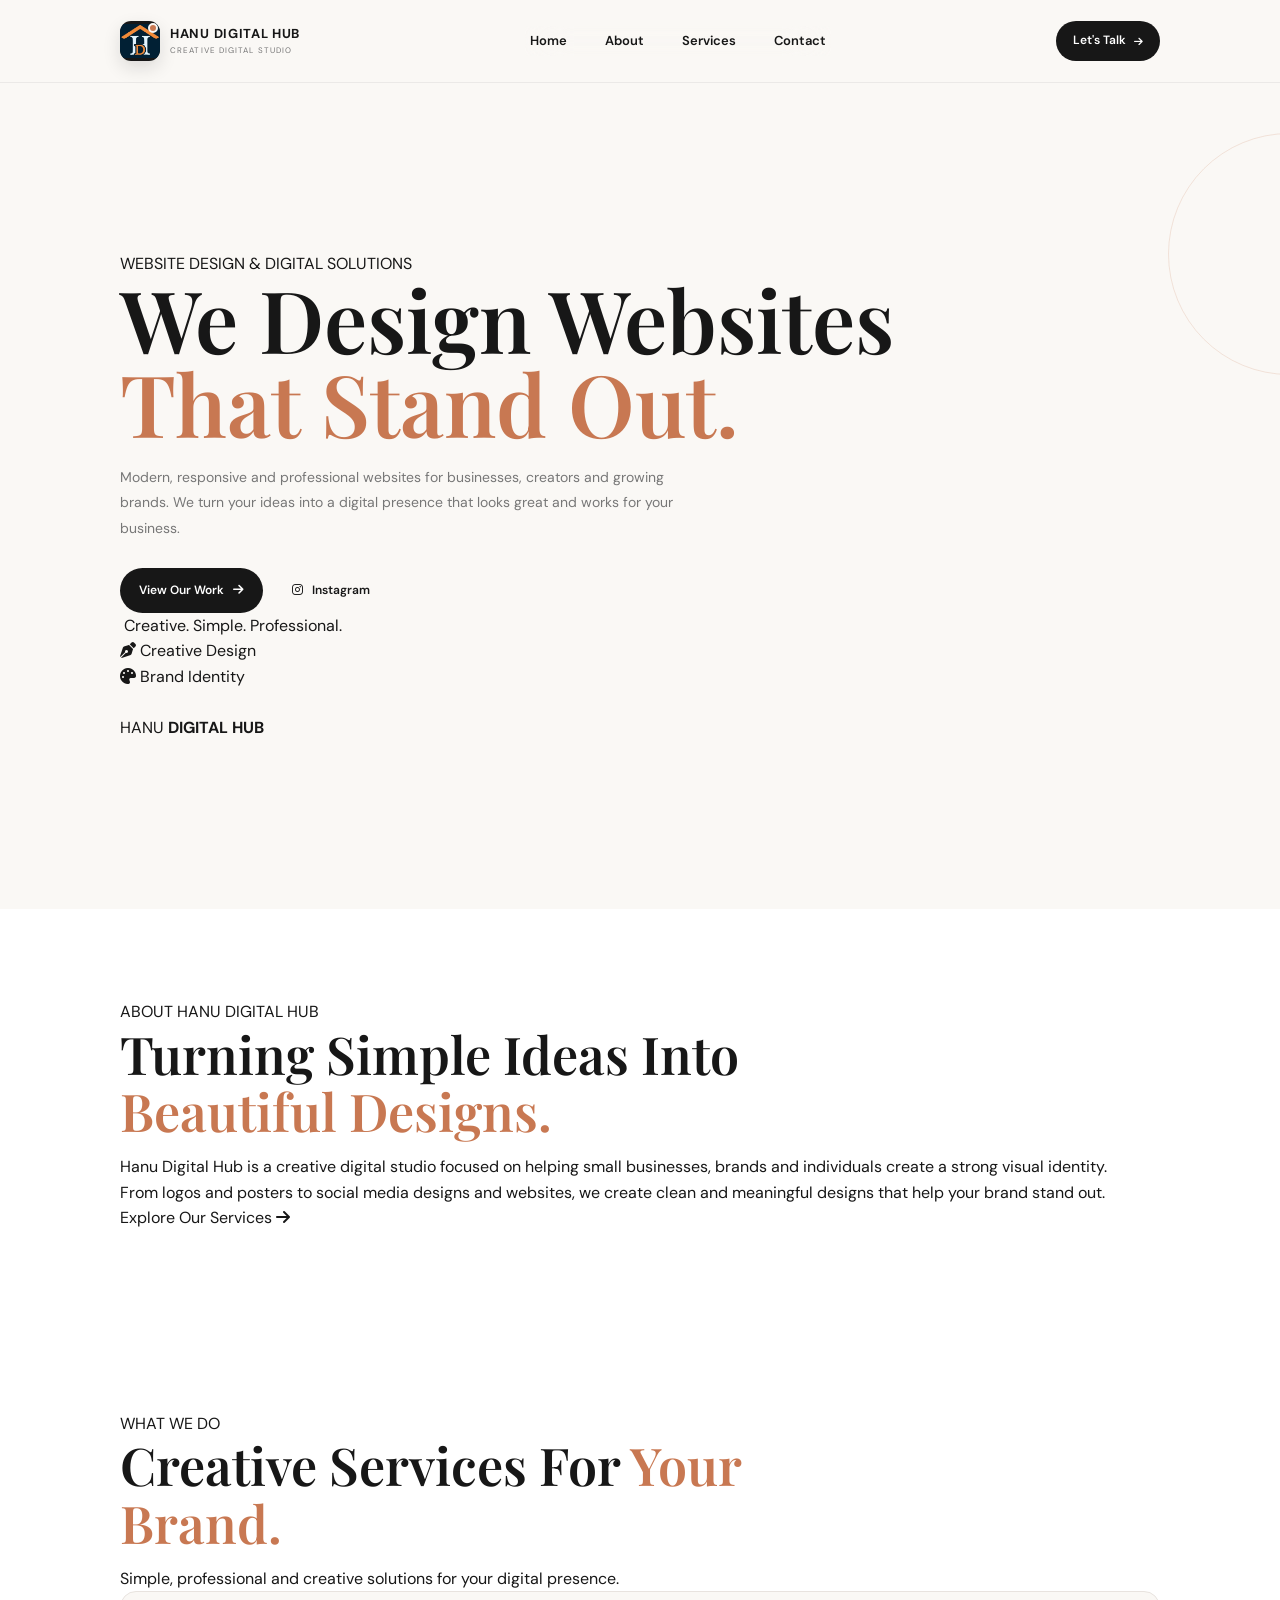
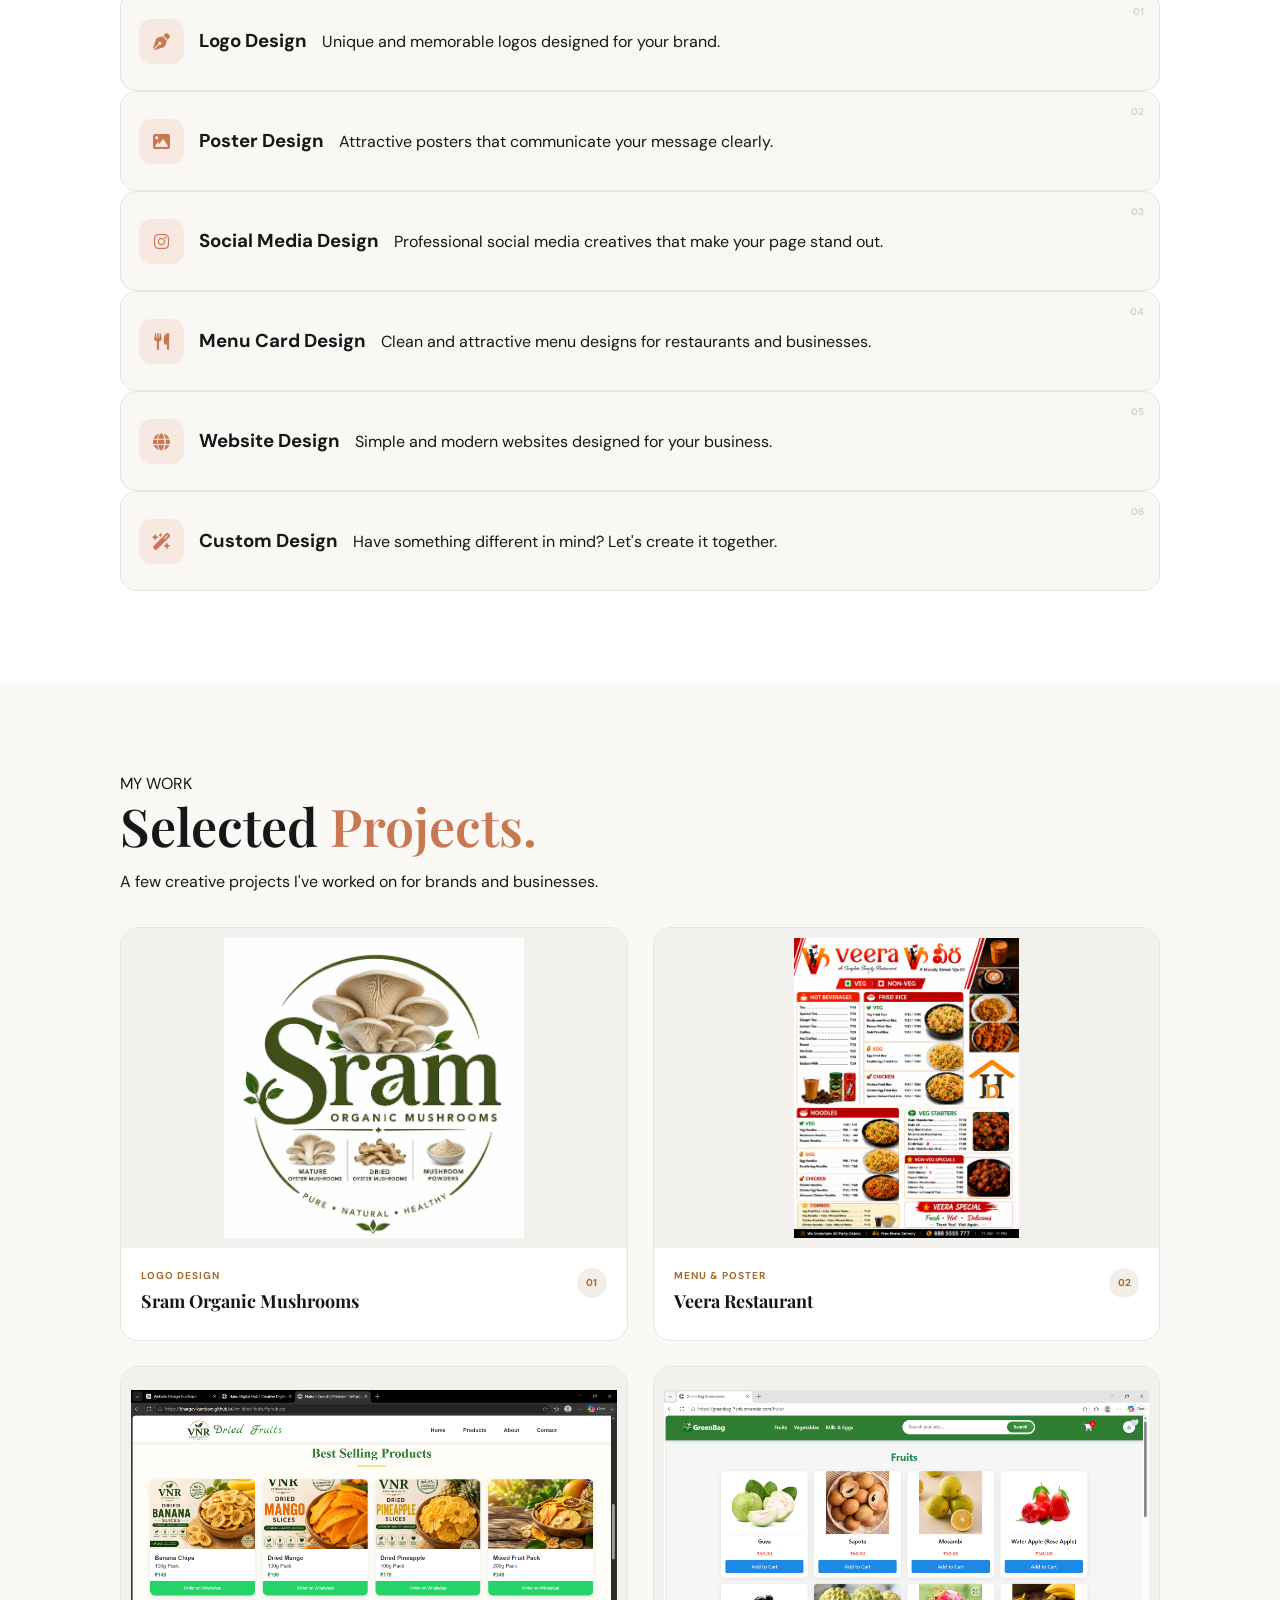
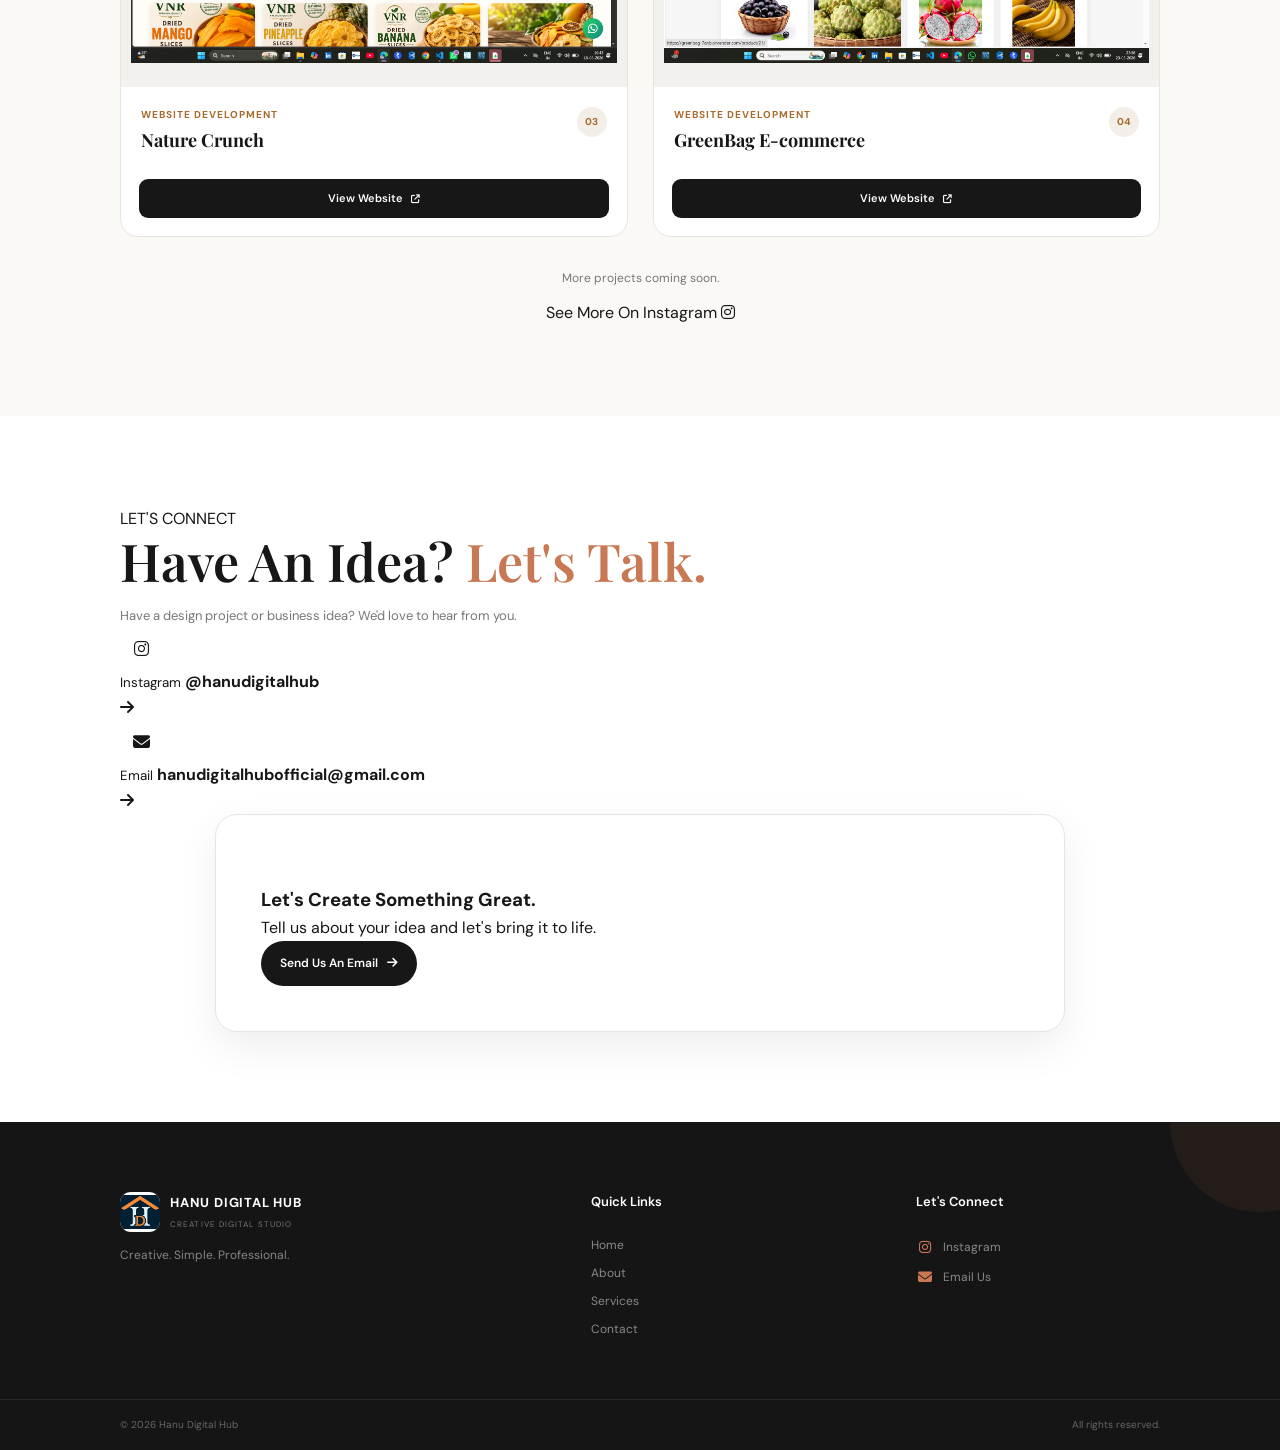
<file: index.html>
<!DOCTYPE html>
<html lang="en">

<head>

    <meta charset="UTF-8">

    <meta name="viewport" content="width=device-width, initial-scale=1.0">

    <meta name="description"
        content="Hanu Digital Hub - Creative digital design studio offering logo, poster, social media and website design.">

    <title>Hanu Digital Hub | Creative Digital Studio</title>


    <!-- Google Fonts -->

    <link rel="preconnect" href="https://fonts.googleapis.com">

    <link rel="preconnect" href="https://fonts.gstatic.com" crossorigin>

    <link
        href="https://fonts.googleapis.com/css2?family=DM+Sans:wght@400;500;600;700&family=Playfair+Display:wght@500;600;700&display=swap"
        rel="stylesheet">


    <!-- Font Awesome -->

    <link rel="stylesheet" href="https://cdnjs.cloudflare.com/ajax/libs/font-awesome/6.7.2/css/all.min.css">


    <!-- Your CSS -->

    <link rel="stylesheet" href="style.css">

</head>


<body>


    <!-- =========================
         NAVBAR
    ========================== -->
    <header class="header">

        <div class="container nav">

            <!-- Brand -->
            <a href="index.html" class="brand">

                <div class="brand-mark">
                    <img src="images/logo.jpg" alt="Hanu Digital Hub Logo">
                </div>

                <div class="brand-text">

                    <strong>
                        HANU DIGITAL HUB
                    </strong>

                    <span>
                        Creative Digital Studio
                    </span>

                </div>

            </a>


            <!-- Mobile Menu Button -->

            <input type="checkbox" id="menu-toggle" class="menu-checkbox">

            <label for="menu-toggle" class="menu-button" aria-label="Open menu">

                <span></span>
                <span></span>
                <span></span>

            </label>


            <!-- Navigation -->

            <nav class="nav-menu">

                <a href="index.html">
                    Home
                </a>

                <a href="about.html">
                    About
                </a>

                <a href="services.html">
                    Services
                </a>

                <a href="contact.html">
                    Contact
                </a>

            </nav>


            <!-- Desktop CTA -->

            <a href="contact.html" class="nav-contact">
                Let's Talk
                <i class="fa-solid fa-arrow-right"></i>
            </a>

        </div>

    </header>



    <!-- =========================
         HOME
    ========================== -->

    <section id="home" class="hero">

        <div class="container hero-container">


            <div class="hero-content">
                <div class="eyebrow">
                    WEBSITE DESIGN & DIGITAL SOLUTIONS
                </div>


                <h1>

                    We Design Websites
                    <span>That Stand Out.</span>

                </h1>


                <p>

                    Modern, responsive and professional websites
                    for businesses, creators and growing brands.

                    We turn your ideas into a digital presence
                    that looks great and works for your business.

                </p>


                <div class="hero-buttons">

                    <a href="#portfolio" class="btn btn-primary">
                        View Our Work
                        <i class="fa-solid fa-arrow-right"></i>
                    </a>


                    <a href="https://www.instagram.com/hanudigitalhub/" target="_blank" class="btn btn-outline">

                        <i class="fa-brands fa-instagram"></i>

                        Instagram

                    </a>

                </div>


                <!-- Small trust line -->

                <div class="hero-note">

                    <i class="fa-solid fa-sparkles"></i>

                    <span>
                        Creative. Simple. Professional.
                    </span>

                </div>


            </div>


            <!-- Hero Visual -->

            <div class="hero-visual">

                <div class="hero-card card-one">

                    <i class="fa-solid fa-pen-nib"></i>

                    <span>
                        Creative Design
                    </span>

                </div>


                <div class="hero-card card-two">

                    <i class="fa-solid fa-palette"></i>

                    <span>
                        Brand Identity
                    </span>

                </div>

                <br>
                <div class="hero-main-circle">

                    <div>

                        <span>
                            HANU
                        </span>

                        <strong>
                            DIGITAL HUB
                        </strong>

                    </div>

                </div>

            </div>


        </div>

    </section>



    <!-- =========================
         ABOUT
    ========================== -->

    <section id="about" class="section about">

        <div class="container about-container">


            <div class="about-content">

                <span class="section-label">
                    ABOUT HANU DIGITAL HUB
                </span>


                <h2>
                    Turning Simple Ideas Into
                    <span>Beautiful Designs.</span>
                </h2>


                <p>
                    Hanu Digital Hub is a creative digital studio
                    focused on helping small businesses, brands
                    and individuals create a strong visual identity.
                </p>


                <p>
                    From logos and posters to social media designs
                    and websites, we create clean and meaningful
                    designs that help your brand stand out.
                </p>


                <a href="#services" class="text-link">

                    Explore Our Services

                    <i class="fa-solid fa-arrow-right"></i>

                </a>

            </div>


        </div>

    </section>



    <!-- =========================
         SERVICES
    ========================== -->

    <section id="services" class="section services">

        <div class="container">


            <div class="section-heading centered">

                <span class="section-label">
                    WHAT WE DO
                </span>

                <h2>
                    Creative Services For
                    <span>Your Brand.</span>
                </h2>

                <p>
                    Simple, professional and creative solutions
                    for your digital presence.
                </p>

            </div>


            <div class="services-grid">


                <!-- Service 1 -->

                <div class="service-card">

                    <div class="service-icon">

                        <i class="fa-solid fa-pen-nib"></i>

                    </div>

                    <span class="service-number">
                        01
                    </span>

                    <h3>
                        Logo Design
                    </h3>

                    <p>
                        Unique and memorable logos
                        designed for your brand.
                    </p>

                </div>


                <!-- Service 2 -->

                <div class="service-card">

                    <div class="service-icon">

                        <i class="fa-solid fa-image"></i>

                    </div>

                    <span class="service-number">
                        02
                    </span>

                    <h3>
                        Poster Design
                    </h3>

                    <p>
                        Attractive posters that
                        communicate your message clearly.
                    </p>

                </div>


                <!-- Service 3 -->

                <div class="service-card">

                    <div class="service-icon">

                        <i class="fa-brands fa-instagram"></i>

                    </div>

                    <span class="service-number">
                        03
                    </span>

                    <h3>
                        Social Media Design
                    </h3>

                    <p>
                        Professional social media creatives
                        that make your page stand out.
                    </p>

                </div>


                <!-- Service 4 -->

                <div class="service-card">

                    <div class="service-icon">

                        <i class="fa-solid fa-utensils"></i>

                    </div>

                    <span class="service-number">
                        04
                    </span>

                    <h3>
                        Menu Card Design
                    </h3>

                    <p>
                        Clean and attractive menu designs
                        for restaurants and businesses.
                    </p>

                </div>


                <!-- Service 5 -->

                <div class="service-card">

                    <div class="service-icon">

                        <i class="fa-solid fa-globe"></i>

                    </div>

                    <span class="service-number">
                        05
                    </span>

                    <h3>
                        Website Design
                    </h3>

                    <p>
                        Simple and modern websites
                        designed for your business.
                    </p>

                </div>


                <!-- Service 6 -->

                <div class="service-card">

                    <div class="service-icon">

                        <i class="fa-solid fa-wand-magic-sparkles"></i>

                    </div>

                    <span class="service-number">
                        06
                    </span>

                    <h3>
                        Custom Design
                    </h3>

                    <p>
                        Have something different in mind?
                        Let's create it together.
                    </p>

                </div>


            </div>

        </div>

    </section>

    <!-- =========================
     SELECTED WORK
========================== -->

    <section id="portfolio" class="section portfolio">

        <div class="container">

            <div class="section-heading">

                <span class="section-label">
                    MY WORK
                </span>

                <h2>
                    Selected
                    <span>Projects.</span>
                </h2>

                <p>
                    A few creative projects I've worked on
                    for brands and businesses.
                </p>

            </div>


            <div class="portfolio-grid">


                <!-- PROJECT 1 - LOGO -->

                <div class="portfolio-card">

                    <div class="portfolio-image">

                        <img src="images/logodesign.jpeg" alt="Sram Organic Mushrooms Logo Design">

                    </div>

                    <div class="portfolio-info">

                        <div>

                            <span>
                                Logo Design
                            </span>

                            <h3>
                                Sram Organic Mushrooms
                            </h3>

                        </div>

                        <span class="project-number">
                            01
                        </span>

                    </div>

                </div>



                <!-- PROJECT 2 - MENU POSTER -->

                <div class="portfolio-card">

                    <div class="portfolio-image">

                        <img src="images/poster.png" alt="Veera Restaurant Menu Poster Design">

                    </div>

                    <div class="portfolio-info">

                        <div>

                            <span>
                                Menu & Poster
                            </span>

                            <h3>
                                Veera Restaurant
                            </h3>

                        </div>

                        <span class="project-number">
                            02
                        </span>

                    </div>

                </div>



                <!-- PROJECT 3 - WEBSITE -->

                <!-- PROJECT 4 - NATURE CRUNCH -->

                <div class="portfolio-card">

                    <div class="portfolio-image">

                        <img src="images/project2.png" alt="Nature Crunch Dehydrated Fruits Website">

                    </div>

                    <div class="portfolio-info">

                        <div>

                            <span>
                                Website Development
                            </span>

                            <h3>
                                Nature Crunch
                            </h3>

                        </div>

                        <span class="project-number">
                            03
                        </span>

                    </div>

                    <a href="https://bhargavikambam.github.io/vnr-dried-fruits/#products" target="_blank"
                        rel="noopener noreferrer" class="project-view">
                        View Website
                        <i class="fa-solid fa-arrow-up-right-from-square"></i>
                    </a>

                </div>
 <div class="portfolio-card">

                <div class="portfolio-image">

                    <img
                        src="images/project.png"
                        alt="GreenBag E-commerce Website"
                    >

                </div>

                <div class="portfolio-info">

                    <div>

                        <span>
                            Website Development
                        </span>

                        <h3>
                            GreenBag E-commerce
                        </h3>

                    </div>

                    <span class="project-number">
                        04
                    </span>

                </div>

                <a
                    href="https://greenbag-7anb.onrender.com/"
                    target="_blank"
                    rel="noopener noreferrer"
                    class="project-view"
                >
                    View Website
                    <i class="fa-solid fa-arrow-up-right-from-square"></i>
                </a>

            </div>


            </div>


            <div class="portfolio-bottom">

                <p>
                    More projects coming soon.
                </p>

                <a href="https://www.instagram.com/HANU_DIGITALHUB/" target="_blank" rel="noopener noreferrer"
                    class="text-link">
                    See More On Instagram
                    <i class="fa-brands fa-instagram"></i>
                </a>

            </div>

        </div>

    </section>



    <!-- =========================
         CONTACT
    ========================== -->

    <section id="contact" class="section contact">

        <div class="container contact-container">


            <div class="contact-content">

                <span class="section-label">
                    LET'S CONNECT
                </span>


                <h2>
                    Have An Idea?
                    <span>Let's Talk.</span>
                </h2>


                <p>
                    Have a design project or business idea?
                    We'd love to hear from you.
                </p>


                <!-- Instagram -->

                <a href="https://www.instagram.com/hanudigitalhub/" target="_blank" class="contact-item">

                    <div class="contact-icon">

                        <i class="fa-brands fa-instagram"></i>

                    </div>

                    <div>

                        <small>
                            Instagram
                        </small>

                        <strong>
                            @hanudigitalhub
                        </strong>

                    </div>

                    <i class="fa-solid fa-arrow-right"></i>

                </a>


                <!-- Email -->

                <a href="mailto:hanudigitalhubofficial@gmail.com" class="contact-item">

                    <div class="contact-icon">

                        <i class="fa-solid fa-envelope"></i>

                    </div>

                    <div>

                        <small>
                            Email
                        </small>

                        <strong>
                            hanudigitalhubofficial@gmail.com
                        </strong>

                    </div>

                    <i class="fa-solid fa-arrow-right"></i>

                </a>


            </div>


            <!-- Contact CTA -->

            <div class="contact-box">

                <i class="fa-solid fa-sparkles"></i>

                <h3>
                    Let's Create Something
                    <span>Great.</span>
                </h3>

                <p>
                    Tell us about your idea and
                    let's bring it to life.
                </p>


                <a href="mailto:hanudigitalhubofficial@gmail.com" class="btn btn-primary">

                    Send Us An Email

                    <i class="fa-solid fa-arrow-right"></i>

                </a>

            </div>


        </div>

    </section>

    <!-- =========================
     FOOTER
========================= -->

    <footer class="footer">

        <div class="container footer-container">

            <!-- Brand -->

            <div class="footer-brand">

                <a href="index.html" class="footer-logo">

                    <div class="footer-logo-mark">
                        <img src="images/logo.jpg" alt="Hanu Digital Hub Logo">
                    </div>

                    <div>
                        <strong>
                            HANU DIGITAL HUB
                        </strong>

                        <span>
                            Creative Digital Studio
                        </span>
                    </div>

                </a>

                <p>
                    Creative. Simple. Professional.
                </p>

            </div>


            <!-- Quick Links -->

            <div class="footer-links">

                <h4>
                    Quick Links
                </h4>

                <a href="index.html">
                    Home
                </a>

                <a href="about.html">
                    About
                </a>

                <a href="services.html">
                    Services
                </a>

                <a href="contact.html">
                    Contact
                </a>

            </div>


            <!-- Connect -->

            <div class="footer-connect">

                <h4>
                    Let's Connect
                </h4>

                <a href="https://www.instagram.com/HANU_DIGITALHUB/" target="_blank" rel="noopener noreferrer">

                    <i class="fa-brands fa-instagram"></i>

                    Instagram

                </a>

                <a href="mailto:hanudigitalhubofficial@gmail.com">

                    <i class="fa-solid fa-envelope"></i>

                    Email Us

                </a>

            </div>

        </div>


        <!-- Bottom -->

        <div class="footer-bottom">

            <div class="container footer-bottom-inner">

                <p>
                    © 2026 Hanu Digital Hub
                </p>

                <span>
                    All rights reserved.
                </span>

            </div>

        </div>

    </footer>


</body>

</html>
</file>
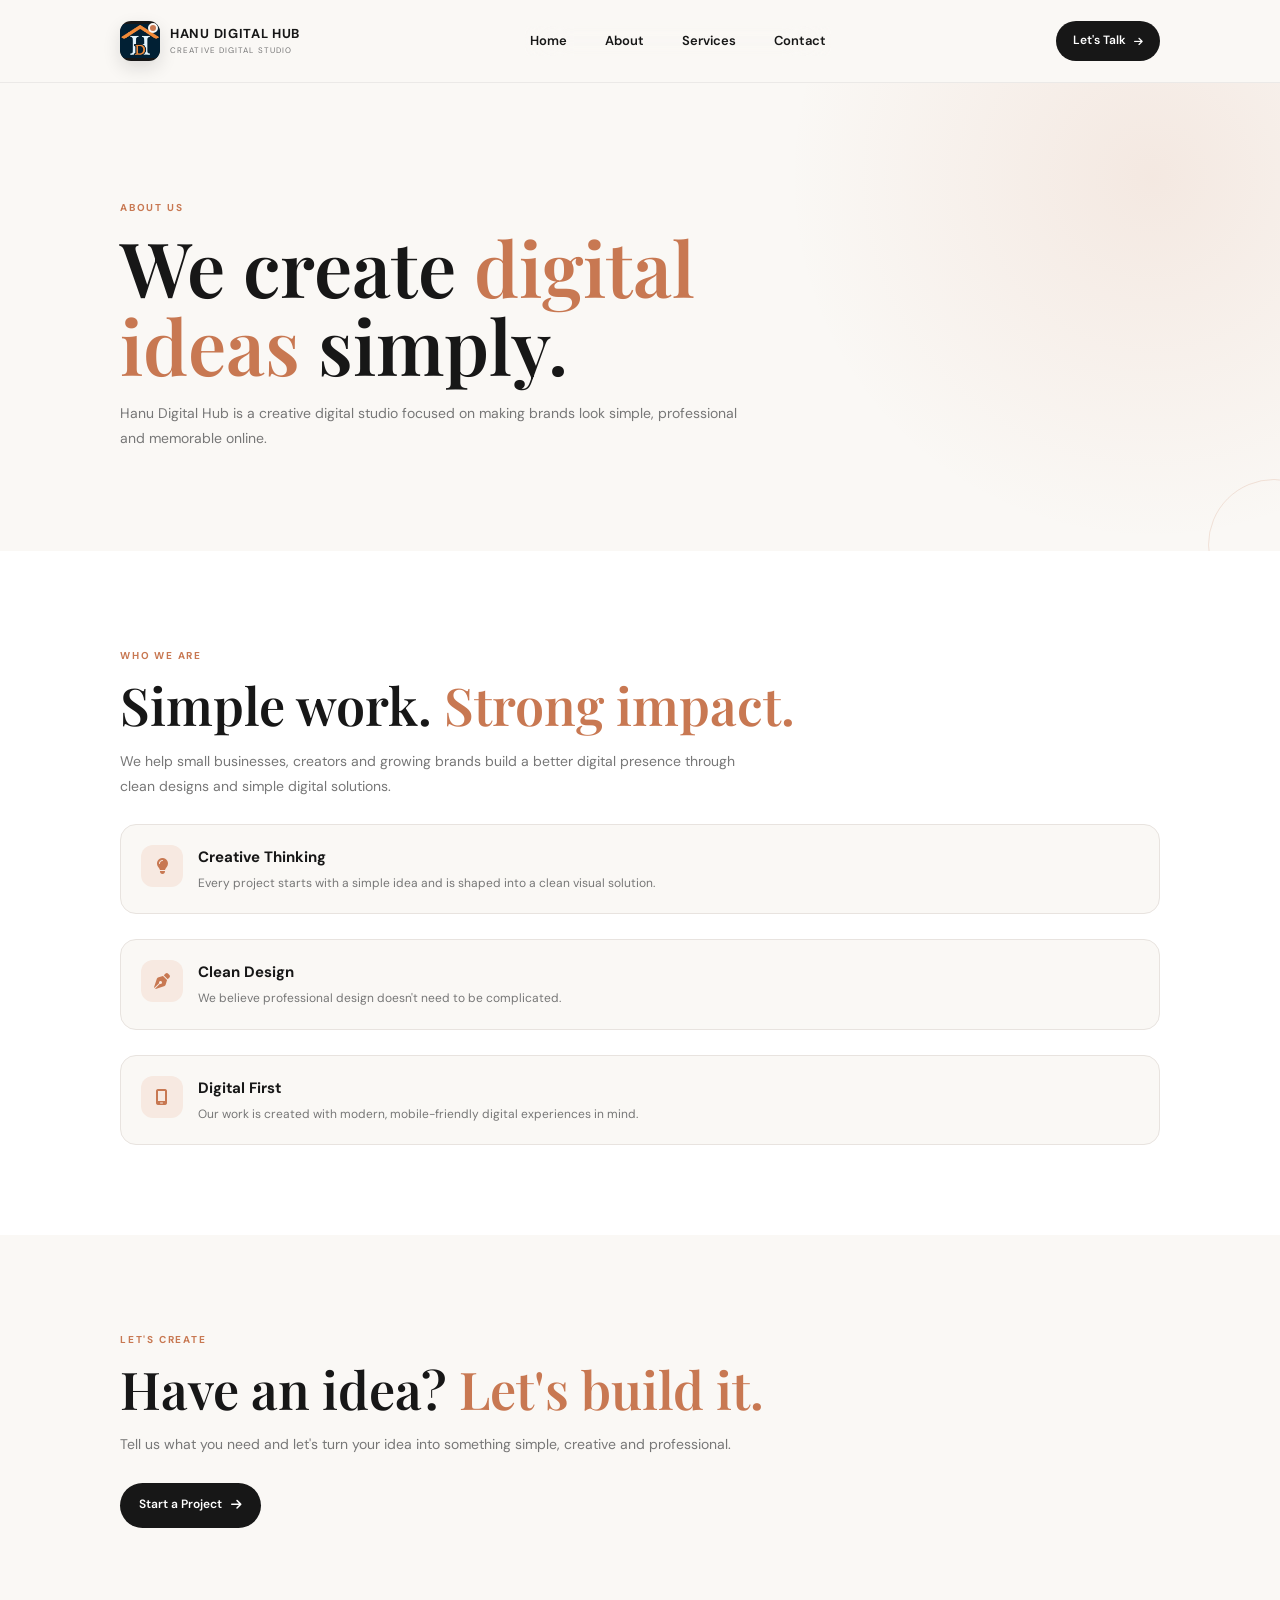
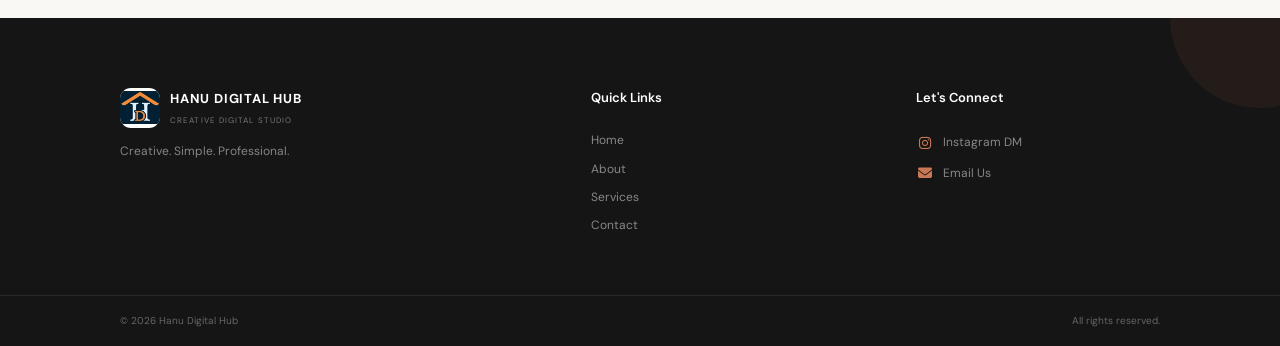
<file: about.html>
<!DOCTYPE html>
<html lang="en">

<head>

    <meta charset="UTF-8">

    <meta
        name="viewport"
        content="width=device-width, initial-scale=1.0"
    >

    <title>About | Hanu Digital Hub</title>

    <meta
        name="description"
        content="Learn more about Hanu Digital Hub, a creative digital studio offering simple and professional digital design services."
    >

    <!-- Google Fonts -->
    <link rel="preconnect" href="https://fonts.googleapis.com">

    <link
        href="https://fonts.googleapis.com/css2?family=DM+Sans:wght@400;500;600;700&family=Playfair+Display:wght@500;600;700&display=swap"
        rel="stylesheet"
    >

    <!-- Font Awesome -->
    <link
        rel="stylesheet"
        href="https://cdnjs.cloudflare.com/ajax/libs/font-awesome/6.5.2/css/all.min.css"
    >

    <!-- Your CSS -->
    <link rel="stylesheet" href="style.css">

</head>


<body>


<!-- =====================================================
     HEADER
===================================================== -->

<header class="header">

    <div class="container nav">


        <!-- Brand -->

        <a href="index.html" class="brand">

            <div class="brand-mark">

                <!-- Change logo.png to your logo filename -->

                <img
                    src="images/logo.jpg"
                    alt="Hanu Digital Hub Logo"
                >

            </div>

            <div class="brand-text">

                <strong>
                    HANU DIGITAL HUB
                </strong>

                <span>
                    Creative Digital Studio
                </span>

            </div>

        </a>


        <!-- Mobile Menu -->

        <input
            type="checkbox"
            id="menu-toggle"
            class="menu-checkbox"
        >

        <label
            for="menu-toggle"
            class="menu-button"
            aria-label="Open navigation menu"
        >

            <span></span>
            <span></span>
            <span></span>

        </label>


        <!-- Navigation -->

        <nav class="nav-menu">

            <a href="index.html">
                Home
            </a>

            <a href="about.html">
                About
            </a>

            <a href="services.html">
                Services
            </a>

            <a href="contact.html">
                Contact
            </a>

        </nav>


        <!-- Desktop Button -->

        <a href="contact.html" class="nav-contact">

            Let's Talk

            <i class="fa-solid fa-arrow-right"></i>

        </a>

    </div>

</header>



<!-- =====================================================
     ABOUT HERO
===================================================== -->

<section class="page-hero">

    <div class="container">

        <span class="section-tag">
            ABOUT US
        </span>

        <h1>
            We create
            <span>digital ideas</span>
            simply.
        </h1>

        <p>
            Hanu Digital Hub is a creative digital studio
            focused on making brands look simple,
            professional and memorable online.
        </p>

    </div>

</section>



<!-- =====================================================
     ABOUT CONTENT
===================================================== -->

<section class="section about">

    <div class="container">

        <span class="section-tag">
            WHO WE ARE
        </span>

        <h2>
            Simple work.
            <span>Strong impact.</span>
        </h2>

        <p class="section-description">

            We help small businesses, creators and
            growing brands build a better digital presence
            through clean designs and simple digital
            solutions.

        </p>


        <div class="about-highlight">

            <div class="highlight-icon">

                <i class="fa-solid fa-lightbulb"></i>

            </div>

            <div>

                <h3>
                    Creative Thinking
                </h3>

                <p>
                    Every project starts with a simple idea
                    and is shaped into a clean visual solution.
                </p>

            </div>

        </div>


        <div class="about-highlight">

            <div class="highlight-icon">

                <i class="fa-solid fa-pen-nib"></i>

            </div>

            <div>

                <h3>
                    Clean Design
                </h3>

                <p>
                    We believe professional design doesn't
                    need to be complicated.
                </p>

            </div>

        </div>


        <div class="about-highlight">

            <div class="highlight-icon">

                <i class="fa-solid fa-mobile-screen"></i>

            </div>

            <div>

                <h3>
                    Digital First
                </h3>

                <p>
                    Our work is created with modern,
                    mobile-friendly digital experiences in mind.
                </p>

            </div>

        </div>

    </div>

</section>



<!-- =====================================================
     CTA
===================================================== -->

<section class="section why-us">

    <div class="container">

        <span class="section-tag">
            LET'S CREATE
        </span>

        <h2>
            Have an idea?
            <span>Let's build it.</span>
        </h2>

        <p>
            Tell us what you need and let's turn your idea
            into something simple, creative and professional.
        </p>

        <a
            href="contact.html"
            class="btn btn-primary"
            style="margin-top:25px;"
        >

            Start a Project

            <i class="fa-solid fa-arrow-right"></i>

        </a>

    </div>

</section>



<!-- =====================================================
     FOOTER
===================================================== -->

<footer class="footer">

    <div class="container footer-container">


        <!-- Brand -->

        <div class="footer-brand">

            <a href="index.html" class="footer-logo">

                <div class="footer-logo-mark">

                    <img
                        src="images/logo.jpg"
                        alt="Hanu Digital Hub Logo"
                    >

                </div>

                <div>

                    <strong>
                        HANU DIGITAL HUB
                    </strong>

                    <span>
                        Creative Digital Studio
                    </span>

                </div>

            </a>

            <p>
                Creative. Simple. Professional.
            </p>

        </div>


        <!-- Quick Links -->

        <div class="footer-links">

            <h4>
                Quick Links
            </h4>

            <a href="index.html">
                Home
            </a>

            <a href="about.html">
                About
            </a>

            <a href="services.html">
                Services
            </a>

            <a href="contact.html">
                Contact
            </a>

        </div>


        <!-- Connect -->

        <div class="footer-connect">

            <h4>
                Let's Connect
            </h4>

            <a
    href="https://www.instagram.com/HANU_DIGITALHUB/"
                target="_blank"
                rel="noopener noreferrer"
            >

                <i class="fa-brands fa-instagram"></i>

                Instagram DM

            </a>

            <a
                href="mailto:hanudigitalhubofficial@gmail.com"
            >

                <i class="fa-solid fa-envelope"></i>

                Email Us

            </a>

        </div>

    </div>


    <div class="footer-bottom">

        <div class="container footer-bottom-inner">

            <p>
                © 2026 Hanu Digital Hub
            </p>

            <span>
                All rights reserved.
            </span>

        </div>

    </div>

</footer>


</body>

</html>
</file>
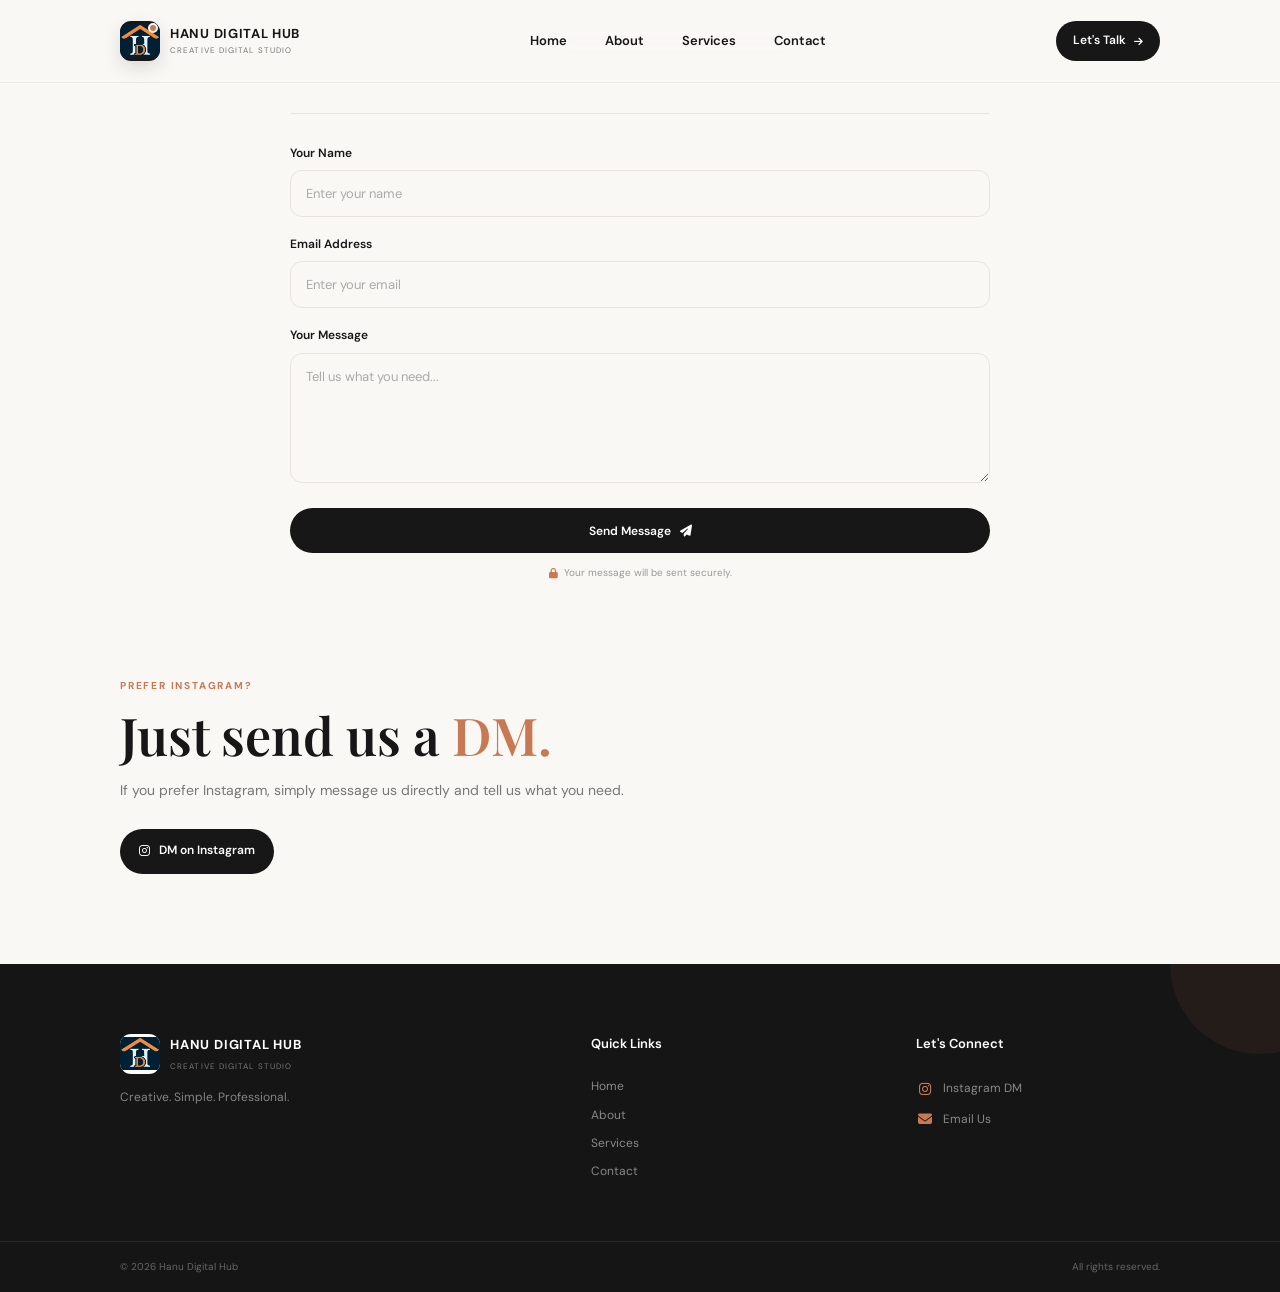
<file: contact.html>
<!DOCTYPE html>
<html lang="en">

<head>

    <meta charset="UTF-8">

    <meta
        name="viewport"
        content="width=device-width, initial-scale=1.0"
    >

    <title>Contact | Hanu Digital Hub</title>

    <meta
        name="description"
        content="Contact Hanu Digital Hub for creative digital design and website services."
    >

    <!-- Google Fonts -->

    <link rel="preconnect" href="https://fonts.googleapis.com">

    <link
        href="https://fonts.googleapis.com/css2?family=DM+Sans:wght@400;500;600;700&family=Playfair+Display:wght@500;600;700&display=swap"
        rel="stylesheet"
    >

    <!-- Font Awesome -->

    <link
        rel="stylesheet"
        href="https://cdnjs.cloudflare.com/ajax/libs/font-awesome/6.5.2/css/all.min.css"
    >

    <!-- Your CSS -->

    <link rel="stylesheet" href="style.css">

</head>


<body>


<!-- =====================================================
     HEADER
===================================================== -->

<header class="header">

    <div class="container nav">


        <!-- BRAND -->

        <a href="index.html" class="brand">

            <div class="brand-mark">

                <img
                    src="images/logo.jpg"
                    alt="Hanu Digital Hub Logo"
                >

            </div>

            <div class="brand-text">

                <strong>
                    HANU DIGITAL HUB
                </strong>

                <span>
                    Creative Digital Studio
                </span>

            </div>

        </a>


        <!-- MOBILE MENU -->

        <input
            type="checkbox"
            id="menu-toggle"
            class="menu-checkbox"
        >

        <label
            for="menu-toggle"
            class="menu-button"
            aria-label="Open menu"
        >

            <span></span>
            <span></span>
            <span></span>

        </label>


        <!-- NAVIGATION -->

        <nav class="nav-menu">

            <a href="index.html">
                Home
            </a>

            <a href="about.html">
                About
            </a>

            <a href="services.html">
                Services
            </a>

            <a href="contact.html">
                Contact
            </a>

        </nav>


        <!-- DESKTOP BUTTON -->

        <a href="contact.html" class="nav-contact">

            Let's Talk

            <i class="fa-solid fa-arrow-right"></i>

        </a>

    </div>

</header>

<!-- =================================================
     CONTACT FORM
================================================= -->

<form
    id="contactForm"
    action="https://api.web3forms.com/submit"
    method="POST"
    class="contact-form"
>

    <!-- WEB3FORMS ACCESS KEY -->
    <input
        type="hidden"
        name="access_key"
        value="7d4d250a-5daa-4819-9005-3b24bc211c16"
    >

    <!-- EMAIL SUBJECT -->
    <input
        type="hidden"
        name="subject"
        value="New Website Enquiry - Hanu Digital Hub"
    >

    <!-- FROM NAME -->
    <input
        type="hidden"
        name="from_name"
        value="Hanu Digital Hub Website"
    >

    <!-- SPAM PROTECTION -->
    <input
        type="checkbox"
        name="botcheck"
        style="display:none;"
        tabindex="-1"
        autocomplete="off"
    >

    <!-- NAME -->
    <div class="form-group">

        <label for="name">
            Your Name
        </label>

        <input
            type="text"
            id="name"
            name="name"
            placeholder="Enter your name"
            required
        >

    </div>

    <!-- EMAIL -->
    <div class="form-group">

        <label for="email">
            Email Address
        </label>

        <input
            type="email"
            id="email"
            name="email"
            placeholder="Enter your email"
            required
        >

    </div>

    <!-- MESSAGE -->
    <div class="form-group">

        <label for="message">
            Your Message
        </label>

        <textarea
            id="message"
            name="message"
            rows="5"
            placeholder="Tell us what you need..."
            required
        ></textarea>

    </div>

    <!-- SUBMIT -->
    <button
        type="submit"
        class="btn btn-primary form-button"
    >
        Send Message
        <i class="fa-solid fa-paper-plane"></i>
    </button>

    <p class="form-note">
        <i class="fa-solid fa-lock"></i>
        Your message will be sent securely.
    </p>

</form>

        </div>

    </div>

</section>



<!-- =====================================================
     SIMPLE CTA
===================================================== -->

<section class="section why-us">

    <div class="container">

        <span class="section-tag">
            PREFER INSTAGRAM?
        </span>

        <h2>
            Just send us a
            <span>DM.</span>
        </h2>

        <p>
            If you prefer Instagram, simply message us
            directly and tell us what you need.
        </p>

        <a
    href="https://www.instagram.com/HANU_DIGITALHUB/"
            target="_blank"
            rel="noopener noreferrer"
            class="btn btn-primary"
            style="margin-top:25px;"
        >

            <i class="fa-brands fa-instagram"></i>

            DM on Instagram

        </a>

    </div>

</section>



<!-- =====================================================
     FOOTER
===================================================== -->

<footer class="footer">

    <div class="container footer-container">


        <!-- BRAND -->

        <div class="footer-brand">

            <a href="index.html" class="footer-logo">

                <div class="footer-logo-mark">

                    <img
                        src="images/logo.jpg"
                        alt="Hanu Digital Hub Logo"
                    >

                </div>

                <div>

                    <strong>
                        HANU DIGITAL HUB
                    </strong>

                    <span>
                        Creative Digital Studio
                    </span>

                </div>

            </a>

            <p>
                Creative. Simple. Professional.
            </p>

        </div>


        <!-- LINKS -->

        <div class="footer-links">

            <h4>
                Quick Links
            </h4>

            <a href="index.html">
                Home
            </a>

            <a href="about.html">
                About
            </a>

            <a href="services.html">
                Services
            </a>

            <a href="contact.html">
                Contact
            </a>

        </div>


        <!-- CONNECT -->

        <div class="footer-connect">

            <h4>
                Let's Connect
            </h4>

            <a
    href="https://www.instagram.com/HANU_DIGITALHUB/"
                target="_blank"
                rel="noopener noreferrer"
            >

                <i class="fa-brands fa-instagram"></i>

                Instagram DM

            </a>

            <a
                href="mailto:hanudigitalhubofficial@gmail.com"
            >

                <i class="fa-solid fa-envelope"></i>

                Email Us

            </a>

        </div>

    </div>


    <!-- COPYRIGHT -->

    <div class="footer-bottom">

        <div class="container footer-bottom-inner">

            <p>
                © 2026 Hanu Digital Hub
            </p>

            <span>
                All rights reserved.
            </span>

        </div>

    </div>

</footer>


</body>

</html>
</file>
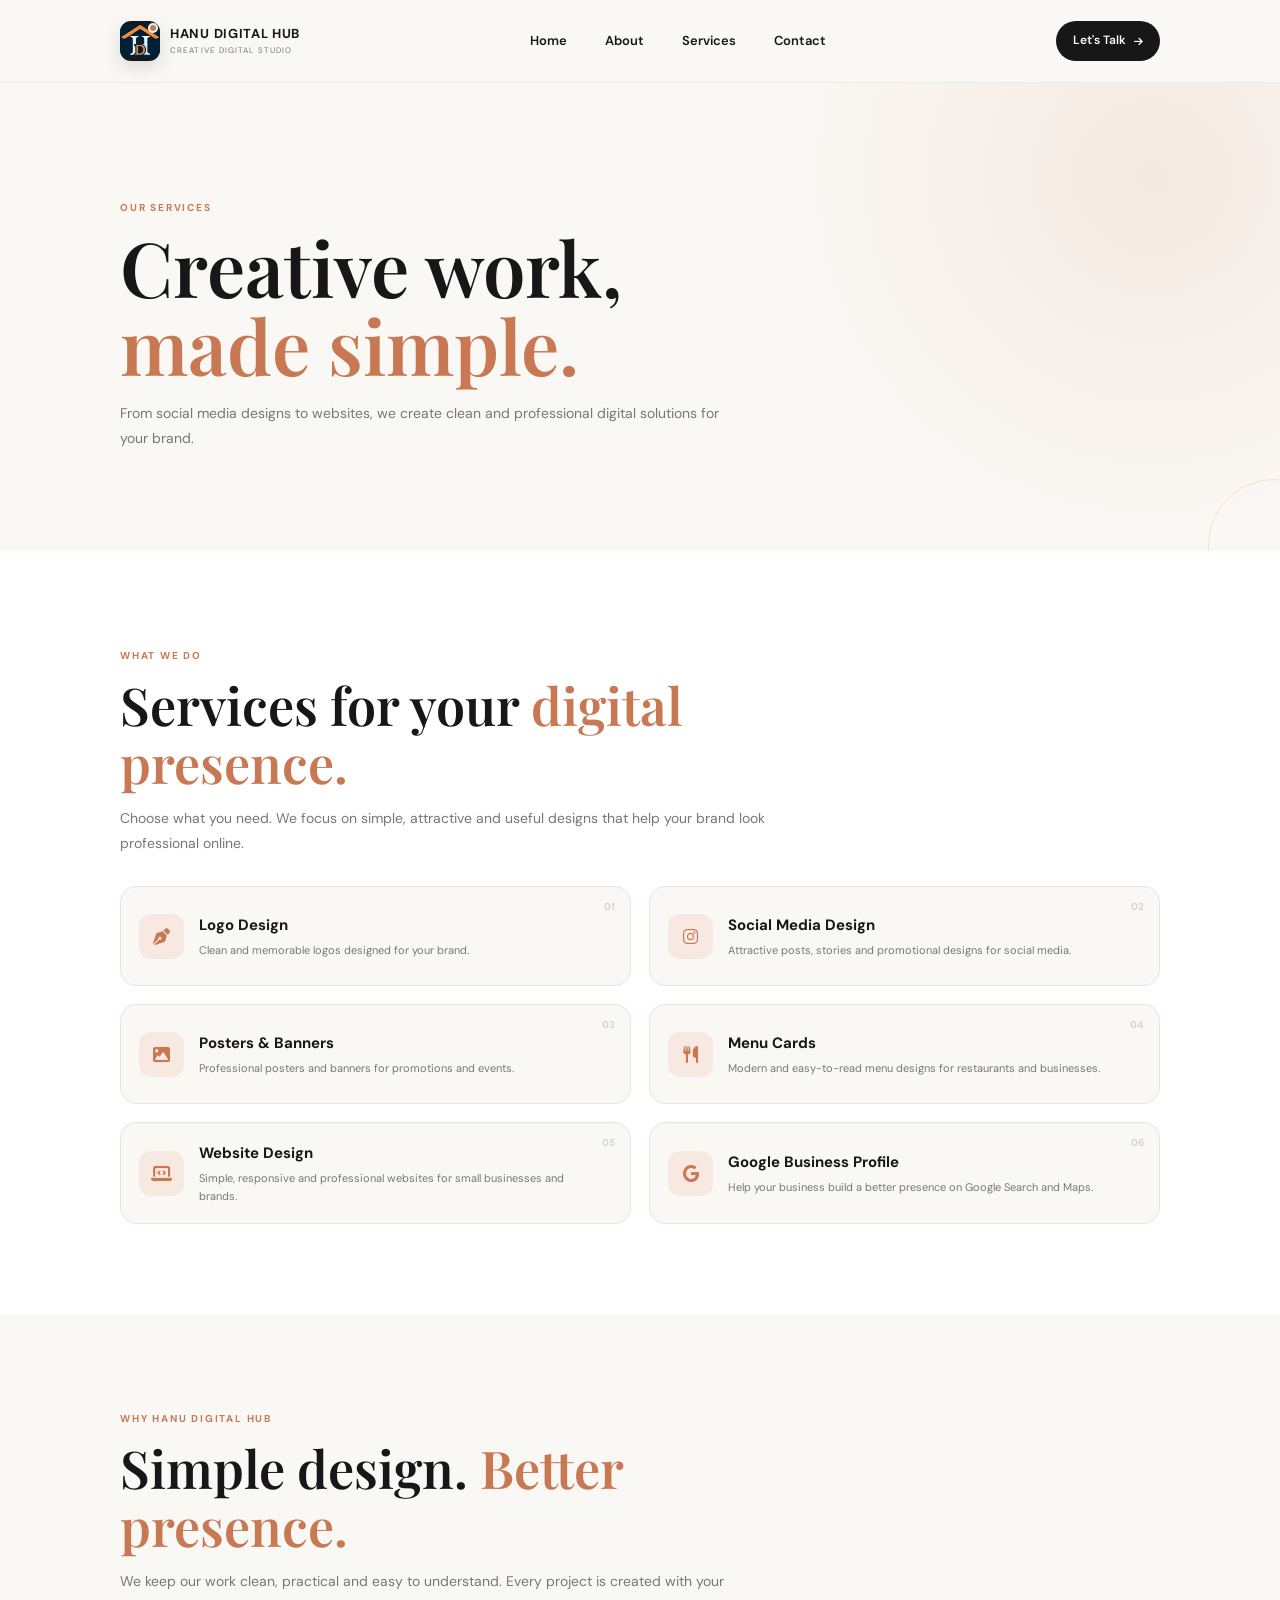
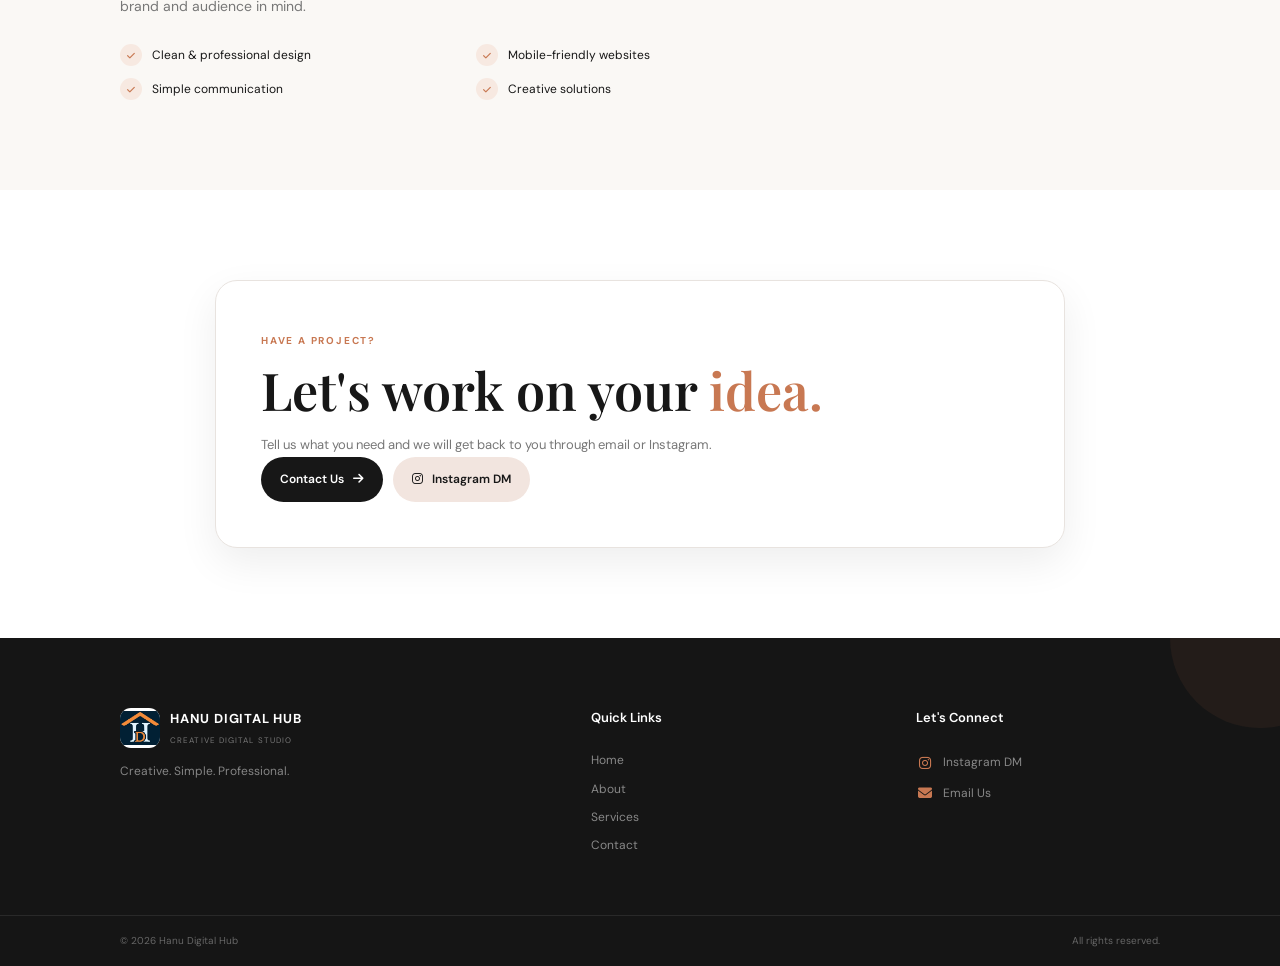
<file: services.html>
<!DOCTYPE html>
<html lang="en">

<head>

    <meta charset="UTF-8">

    <meta
        name="viewport"
        content="width=device-width, initial-scale=1.0"
    >

    <title>Services | Hanu Digital Hub</title>

    <meta
        name="description"
        content="Explore creative digital design and website services from Hanu Digital Hub."
    >

    <!-- Google Fonts -->

    <link rel="preconnect" href="https://fonts.googleapis.com">

    <link
        href="https://fonts.googleapis.com/css2?family=DM+Sans:wght@400;500;600;700&family=Playfair+Display:wght@500;600;700&display=swap"
        rel="stylesheet"
    >

    <!-- Font Awesome -->

    <link
        rel="stylesheet"
        href="https://cdnjs.cloudflare.com/ajax/libs/font-awesome/6.5.2/css/all.min.css"
    >

    <!-- Main CSS -->

    <link
        rel="stylesheet"
        href="style.css"
    >

</head>


<body>


<!-- =====================================================
     HEADER
===================================================== -->

<header class="header">

    <div class="container nav">


        <!-- BRAND -->

        <a href="index.html" class="brand">

            <div class="brand-mark">

                <img
                    src="images/logo.jpg"
                    alt="Hanu Digital Hub Logo"
                >

            </div>

            <div class="brand-text">

                <strong>
                    HANU DIGITAL HUB
                </strong>

                <span>
                    Creative Digital Studio
                </span>

            </div>

        </a>


        <!-- MOBILE MENU -->

        <input
            type="checkbox"
            id="menu-toggle"
            class="menu-checkbox"
        >

        <label
            for="menu-toggle"
            class="menu-button"
            aria-label="Open navigation menu"
        >

            <span></span>
            <span></span>
            <span></span>

        </label>


        <!-- NAVIGATION -->

        <nav class="nav-menu">

            <a href="index.html">
                Home
            </a>

            <a href="about.html">
                About
            </a>

            <a href="services.html">
                Services
            </a>

            <a href="contact.html">
                Contact
            </a>

        </nav>


        <!-- DESKTOP CTA -->

        <a
            href="contact.html"
            class="nav-contact"
        >

            Let's Talk

            <i class="fa-solid fa-arrow-right"></i>

        </a>

    </div>

</header>



<!-- =====================================================
     SERVICES HERO
===================================================== -->

<section class="page-hero">

    <div class="container">

        <span class="section-tag">
            OUR SERVICES
        </span>

        <h1>
            Creative work,
            <span>made simple.</span>
        </h1>

        <p>
            From social media designs to websites,
            we create clean and professional digital
            solutions for your brand.
        </p>

    </div>

</section>



<!-- =====================================================
     SERVICES
===================================================== -->

<section class="section services">

    <div class="container">


        <span class="section-tag">
            WHAT WE DO
        </span>


        <h2>
            Services for your
            <span>digital presence.</span>
        </h2>


        <p class="section-description">

            Choose what you need. We focus on simple,
            attractive and useful designs that help your
            brand look professional online.

        </p>



        <!-- SERVICES LIST -->

        <div class="services-list">


            <!-- SERVICE 01 -->

            <div class="service-card">

                <div class="service-icon">

                    <i class="fa-solid fa-pen-nib"></i>

                </div>

                <div class="service-text">

                    <h3>
                        Logo Design
                    </h3>

                    <p>
                        Clean and memorable logos
                        designed for your brand.
                    </p>

                </div>

                <span class="service-number">
                    01
                </span>

            </div>



            <!-- SERVICE 02 -->

            <div class="service-card">

                <div class="service-icon">

                    <i class="fa-brands fa-instagram"></i>

                </div>

                <div class="service-text">

                    <h3>
                        Social Media Design
                    </h3>

                    <p>
                        Attractive posts, stories and
                        promotional designs for social media.
                    </p>

                </div>

                <span class="service-number">
                    02
                </span>

            </div>



            <!-- SERVICE 03 -->

            <div class="service-card">

                <div class="service-icon">

                    <i class="fa-solid fa-image"></i>

                </div>

                <div class="service-text">

                    <h3>
                        Posters & Banners
                    </h3>

                    <p>
                        Professional posters and banners
                        for promotions and events.
                    </p>

                </div>

                <span class="service-number">
                    03
                </span>

            </div>



            <!-- SERVICE 04 -->

            <div class="service-card">

                <div class="service-icon">

                    <i class="fa-solid fa-utensils"></i>

                </div>

                <div class="service-text">

                    <h3>
                        Menu Cards
                    </h3>

                    <p>
                        Modern and easy-to-read menu
                        designs for restaurants and businesses.
                    </p>

                </div>

                <span class="service-number">
                    04
                </span>

            </div>



            <!-- SERVICE 05 -->

            <div class="service-card">

                <div class="service-icon">

                    <i class="fa-solid fa-laptop-code"></i>

                </div>

                <div class="service-text">

                    <h3>
                        Website Design
                    </h3>

                    <p>
                        Simple, responsive and professional
                        websites for small businesses and brands.
                    </p>

                </div>

                <span class="service-number">
                    05
                </span>

            </div>



            <!-- SERVICE 06 -->

            <div class="service-card">

                <div class="service-icon">

                    <i class="fa-brands fa-google"></i>

                </div>

                <div class="service-text">

                    <h3>
                        Google Business Profile
                    </h3>

                    <p>
                        Help your business build a better
                        presence on Google Search and Maps.
                    </p>

                </div>

                <span class="service-number">
                    06
                </span>

            </div>


        </div>

    </div>

</section>



<!-- =====================================================
     WHY CHOOSE US
===================================================== -->

<section class="section why-us">

    <div class="container">

        <span class="section-tag">
            WHY HANU DIGITAL HUB
        </span>

        <h2>
            Simple design.
            <span>Better presence.</span>
        </h2>

        <p>
            We keep our work clean, practical and
            easy to understand. Every project is created
            with your brand and audience in mind.
        </p>


        <div class="why-points">

            <div>

                <i class="fa-solid fa-check"></i>

                <span>
                    Clean & professional design
                </span>

            </div>


            <div>

                <i class="fa-solid fa-check"></i>

                <span>
                    Mobile-friendly websites
                </span>

            </div>


            <div>

                <i class="fa-solid fa-check"></i>

                <span>
                    Simple communication
                </span>

            </div>


            <div>

                <i class="fa-solid fa-check"></i>

                <span>
                    Creative solutions
                </span>

            </div>

        </div>

    </div>

</section>



<!-- =====================================================
     CTA
===================================================== -->

<section class="section contact">

    <div class="container">

        <div class="contact-box">

            <div class="contact-content">

                <span class="section-tag">
                    HAVE A PROJECT?
                </span>

                <h2>
                    Let's work on your
                    <span>idea.</span>
                </h2>

                <p>
                    Tell us what you need and we will
                    get back to you through email or
                    Instagram.
                </p>

            </div>


            <div class="hero-buttons">

                <a
                    href="contact.html"
                    class="btn btn-primary"
                >

                    Contact Us

                    <i class="fa-solid fa-arrow-right"></i>

                </a>


                <a
                    href="https://www.instagram.com/hanudigitalhub/"
                    target="_blank"
                    rel="noopener noreferrer"
                    class="btn btn-instagram"
                >

                    <i class="fa-brands fa-instagram"></i>

                    Instagram DM

                </a>

            </div>

        </div>

    </div>

</section>



<!-- =====================================================
     FOOTER
===================================================== -->

<footer class="footer">

    <div class="container footer-container">


        <!-- BRAND -->

        <div class="footer-brand">

            <a
                href="index.html"
                class="footer-logo"
            >

                <div class="footer-logo-mark">

                    <img
                        src="images/logo.jpg"
                        alt="Hanu Digital Hub Logo"
                    >

                </div>

                <div>

                    <strong>
                        HANU DIGITAL HUB
                    </strong>

                    <span>
                        Creative Digital Studio
                    </span>

                </div>

            </a>

            <p>
                Creative. Simple. Professional.
            </p>

        </div>



        <!-- QUICK LINKS -->

        <div class="footer-links">

            <h4>
                Quick Links
            </h4>

            <a href="index.html">
                Home
            </a>

            <a href="about.html">
                About
            </a>

            <a href="services.html">
                Services
            </a>

            <a href="contact.html">
                Contact
            </a>

        </div>



        <!-- CONNECT -->

        <div class="footer-connect">

            <h4>
                Let's Connect
            </h4>

            <a
    href="https://www.instagram.com/HANU_DIGITALHUB/"
                target="_blank"
                rel="noopener noreferrer"
            >

                <i class="fa-brands fa-instagram"></i>

                Instagram DM

            </a>

            <a
                href="mailto:hanudigitalhubofficial@gmail.com"
            >

                <i class="fa-solid fa-envelope"></i>

                Email Us

            </a>

        </div>

    </div>



    <!-- FOOTER BOTTOM -->

    <div class="footer-bottom">

        <div class="container footer-bottom-inner">

            <p>
                © 2026 Hanu Digital Hub
            </p>

            <span>
                All rights reserved.
            </span>

        </div>

    </div>

</footer>


</body>

</html>
</file>
<file: style.css>
/* =========================================================
   HANU DIGITAL HUB
   COMPLETE WEBSITE STYLESHEET
   Pages:
   - Home
   - About
   - Services
   - Contact
========================================================= */


/* =========================================================
   1. ROOT VARIABLES
========================================================= */

:root {

    --black: #171717;

    --white: #ffffff;

    --cream: #faf8f5;

    --accent: #c87852;

    --accent-light: #f7e9e1;

    --muted: #777777;

    --border: #e8e3df;

    --light-gray: #f3f1ee;

    --shadow: 0 15px 40px rgba(0, 0, 0, 0.07);

}


/* =========================================================
   2. RESET
========================================================= */

* {
    margin: 0;
    padding: 0;
    box-sizing: border-box;
}

html {
    scroll-behavior: smooth;
}

body {
    margin: 0;

    background: var(--cream);

    color: var(--black);

    font-family: "DM Sans", sans-serif;

    line-height: 1.6;

    overflow-x: hidden;
}

img {
    max-width: 100%;

    display: block;
}

a {
    color: inherit;

    text-decoration: none;
}

button,
input,
textarea {
    font-family: inherit;
}

button {
    cursor: pointer;
}


/* =========================================================
   3. COMMON CONTAINER
========================================================= */

.container {
    width: 100%;

    max-width: 1120px;

    margin: 0 auto;

    padding-left: 20px;
    padding-right: 20px;
}


/* =========================================================
   4. COMMON SECTION
========================================================= */

.section {
    padding-top: 70px;

    padding-bottom: 70px;
}

.section-tag {
    display: inline-block;

    margin-bottom: 12px;

    color: var(--accent);

    font-size: 10px;

    font-weight: 700;

    letter-spacing: 1.8px;

    text-transform: uppercase;
}

.section h2 {
    max-width: 700px;

    margin-bottom: 15px;

    font-family: "Playfair Display", serif;

    font-size: clamp(30px, 7vw, 52px);

    line-height: 1.1;

    font-weight: 600;
}

.section h2 span,
.page-hero h1 span {
    color: var(--accent);
}

.section-description {
    max-width: 650px;

    color: var(--muted);

    font-size: 14px;

    line-height: 1.8;
}


/* =========================================================
   5. PAGE HERO
========================================================= */

.page-hero {
    position: relative;

    padding-top: 75px;

    padding-bottom: 65px;

    overflow: hidden;

    background:
        radial-gradient(
            circle at 90% 20%,
            rgba(200, 120, 82, 0.12),
            transparent 30%
        );
}

.page-hero::after {
    content: "";

    position: absolute;

    width: 130px;
    height: 130px;

    border: 1px solid rgba(200, 120, 82, 0.18);

    border-radius: 50%;

    right: -60px;

    bottom: -60px;

    animation: floatCircle 5s ease-in-out infinite;
}

.page-hero h1 {
    max-width: 700px;

    margin-bottom: 18px;

    font-family: "Playfair Display", serif;

    font-size: clamp(42px, 10vw, 76px);

    line-height: 1.02;

    font-weight: 600;

    animation: fadeUp 0.7s ease both;
}

.page-hero p {
    max-width: 620px;

    color: var(--muted);

    font-size: 14px;

    line-height: 1.8;

    animation: fadeUp 0.7s ease 0.15s both;
}


/* =========================================================
   6. HEADER
========================================================= */

.header {
    position: sticky;

    top: 0;

    z-index: 1000;

    background: rgba(250, 248, 245, 0.94);

    backdrop-filter: blur(18px);

    -webkit-backdrop-filter: blur(18px);

    border-bottom: 1px solid rgba(0, 0, 0, 0.06);

    animation: headerReveal 0.6s ease both;
}

.nav {
    min-height: 74px;

    display: flex;

    align-items: center;

    justify-content: space-between;
}


/* =========================================================
   7. BRAND
========================================================= */

.brand {
    display: flex;

    align-items: center;

    gap: 10px;

    transition: 0.3s ease;
}

.brand:hover {
    transform: translateY(-1px);
}

.brand-mark {
    position: relative;

    width: 40px;
    height: 40px;

    flex-shrink: 0;

    display: grid;

    place-items: center;

    background: var(--black);

    border-radius: 11px;

    overflow: hidden;

    box-shadow:
        0 7px 18px rgba(0, 0, 0, 0.12);

    transition: 0.3s ease;
}

.brand-mark img {
    width: 100%;
    height: 100%;

    object-fit: contain;

    border-radius: inherit;
}

.brand-mark::after {
    content: "";

    position: absolute;

    width: 6px;
    height: 6px;

    top: 2px;
    right: 2px;

    background: var(--accent);

    border: 2px solid var(--cream);

    border-radius: 50%;
}

.brand:hover .brand-mark {
    transform: rotate(-4deg);

    background: var(--accent);
}

.brand-text {
    display: flex;

    flex-direction: column;

    line-height: 1.1;
}

.brand-text strong {
    font-size: 13px;

    letter-spacing: 0.7px;
}

.brand-text span {
    margin-top: 4px;

    color: var(--muted);

    font-size: 8px;

    letter-spacing: 1.1px;

    text-transform: uppercase;
}


/* =========================================================
   8. MOBILE MENU
========================================================= */

.menu-checkbox {
    display: none;
}

.menu-button {
    width: 42px;
    height: 42px;

    display: flex;

    flex-direction: column;

    justify-content: center;

    align-items: center;

    gap: 5px;

    background: var(--white);

    border: 1px solid var(--border);

    border-radius: 12px;

    cursor: pointer;

    transition: 0.3s ease;
}

.menu-button span {
    width: 18px;
    height: 2px;

    background: var(--black);

    border-radius: 5px;

    transition: 0.3s ease;
}

.menu-button:hover {
    border-color: var(--accent);
}


/* Hamburger to X */

.menu-checkbox:checked ~ .menu-button {
    background: var(--black);

    border-color: var(--black);
}

.menu-checkbox:checked ~ .menu-button span {
    background: var(--white);
}

.menu-checkbox:checked ~ .menu-button span:nth-child(1) {
    transform: translateY(7px) rotate(45deg);
}

.menu-checkbox:checked ~ .menu-button span:nth-child(2) {
    opacity: 0;
}

.menu-checkbox:checked ~ .menu-button span:nth-child(3) {
    transform: translateY(-7px) rotate(-45deg);
}


/* =========================================================
   9. NAVIGATION
========================================================= */

.nav-menu {
    position: absolute;

    top: 74px;

    left: 14px;
    right: 14px;

    display: flex;

    flex-direction: column;

    gap: 3px;

    padding: 9px;

    background: rgba(255, 255, 255, 0.98);

    backdrop-filter: blur(20px);

    border: 1px solid var(--border);

    border-radius: 18px;

    box-shadow: 0 20px 50px rgba(0, 0, 0, 0.12);

    opacity: 0;

    visibility: hidden;

    transform: translateY(-12px);

    transition:
        opacity 0.3s ease,
        visibility 0.3s ease,
        transform 0.3s ease;
}

.menu-checkbox:checked ~ .nav-menu {
    opacity: 1;

    visibility: visible;

    transform: translateY(0);
}

.nav-menu a {
    padding: 13px 15px;

    border-radius: 11px;

    color: var(--black);

    font-size: 14px;

    font-weight: 600;

    transition: 0.25s ease;
}

.nav-menu a:hover {
    color: var(--accent);

    background: var(--accent-light);

    padding-left: 20px;
}


/* =========================================================
   10. DESKTOP NAVIGATION
========================================================= */

.nav-contact {
    display: none;

    align-items: center;

    gap: 8px;

    padding: 10px 17px;

    background: var(--black);

    color: var(--white);

    border-radius: 50px;

    font-size: 12px;

    font-weight: 600;

    transition: 0.3s ease;
}

.nav-contact:hover {
    background: var(--accent);

    transform: translateY(-2px);

    box-shadow:
        0 8px 20px rgba(200, 120, 82, 0.25);
}

.nav-contact i {
    font-size: 10px;

    transition: 0.3s ease;
}

.nav-contact:hover i {
    transform: translateX(3px);
}


/* =========================================================
   11. BUTTONS
========================================================= */

.btn {
    display: inline-flex;

    align-items: center;

    justify-content: center;

    gap: 9px;

    min-height: 45px;

    padding: 11px 19px;

    border-radius: 50px;

    font-size: 12px;

    font-weight: 600;

    transition: 0.3s ease;
}

.btn-primary {
    background: var(--black);

    color: var(--white);
}

.btn-primary:hover {
    background: var(--accent);

    transform: translateY(-3px);

    box-shadow:
        0 10px 25px rgba(200, 120, 82, 0.22);
}

.btn-instagram {
    background: #f2e5df;

    color: var(--black);
}

.btn-instagram:hover {
    background: var(--accent);

    color: white;

    transform: translateY(-3px);
}


/* =========================================================
   12. HOME / HERO
========================================================= */

.hero {
    position: relative;

    min-height: calc(100vh - 74px);

    display: flex;

    align-items: center;

    padding-top: 70px;

    padding-bottom: 70px;

    overflow: hidden;
}

.hero::before {
    content: "";

    position: absolute;

    width: 240px;
    height: 240px;

    top: 50px;
    right: -130px;

    border: 1px solid rgba(200, 120, 82, 0.18);

    border-radius: 50%;

    animation: floatCircle 6s ease-in-out infinite;
}

.hero-content {
    position: relative;

    z-index: 2;
}

.hero h1 {
    max-width: 800px;

    margin-bottom: 20px;

    font-family: "Playfair Display", serif;

    font-size: clamp(45px, 11vw, 82px);

    line-height: 0.98;

    font-weight: 600;

    animation: fadeUp 0.8s ease both;
}

.hero h1 span {
    color: var(--accent);
}

.hero p {
    max-width: 580px;

    margin-bottom: 27px;

    color: var(--muted);

    font-size: 14px;

    line-height: 1.8;

    animation: fadeUp 0.8s ease 0.15s both;
}

.hero-buttons {
    display: flex;

    flex-wrap: wrap;

    gap: 10px;

    animation: fadeUp 0.8s ease 0.3s both;
}


/* =========================================================
   13. ABOUT PAGE
========================================================= */

.about {
    background: var(--white);
}

.about-highlight {
    display: flex;

    align-items: flex-start;

    gap: 15px;

    margin-top: 25px;

    padding: 20px;

    background: var(--cream);

    border: 1px solid var(--border);

    border-radius: 16px;

    transition: 0.3s ease;
}

.about-highlight:hover {
    transform: translateY(-4px);

    box-shadow: var(--shadow);

    border-color: rgba(200, 120, 82, 0.35);
}

.highlight-icon {
    width: 42px;
    height: 42px;

    flex-shrink: 0;

    display: grid;

    place-items: center;

    background: var(--accent-light);

    color: var(--accent);

    border-radius: 12px;

    transition: 0.3s ease;
}

.about-highlight:hover .highlight-icon {
    background: var(--accent);

    color: var(--white);

    transform: rotate(-5deg);
}

.about-highlight h3 {
    margin-bottom: 4px;

    font-size: 15px;
}

.about-highlight p {
    color: var(--muted);

    font-size: 12px;

    line-height: 1.7;
}


/* =========================================================
   14. SERVICES PAGE
========================================================= */

.services {
    background: var(--white);
}

.services-list {
    display: flex;

    flex-direction: column;

    gap: 14px;

    margin-top: 30px;
}

.service-card {
    position: relative;

    display: flex;

    align-items: center;

    gap: 15px;

    min-height: 100px;

    padding: 18px;

    background: var(--cream);

    border: 1px solid var(--border);

    border-radius: 16px;

    overflow: hidden;

    transition: 0.3s ease;
}

.service-card:hover {
    transform: translateY(-4px);

    border-color: var(--accent);

    background: var(--white);

    box-shadow: var(--shadow);
}

.service-icon {
    width: 45px;
    height: 45px;

    flex-shrink: 0;

    display: grid;

    place-items: center;

    background: var(--accent-light);

    color: var(--accent);

    border-radius: 12px;

    font-size: 17px;

    transition: 0.3s ease;
}

.service-card:hover .service-icon {
    background: var(--accent);

    color: var(--white);

    transform: rotate(-5deg);
}

.service-text {
    padding-right: 25px;
}

.service-text h3 {
    margin-bottom: 5px;

    font-size: 15px;
}

.service-text p {
    margin: 0;

    color: var(--muted);

    font-size: 11px;

    line-height: 1.6;
}

.service-number {
    position: absolute;

    top: 12px;

    right: 15px;

    color: #d8d2ce;

    font-size: 10px;

    font-weight: 700;
}


/* =========================================================
   15. WHY US
========================================================= */

.why-us {
    background: var(--cream);
}

.why-us > .container > p {
    max-width: 620px;

    color: var(--muted);

    font-size: 14px;

    line-height: 1.8;
}

.why-points {
    display: grid;

    gap: 12px;

    margin-top: 25px;
}

.why-points div {
    display: flex;

    align-items: center;

    gap: 10px;

    font-size: 12px;
}

.why-points i {
    width: 22px;
    height: 22px;

    flex-shrink: 0;

    display: grid;

    place-items: center;

    background: var(--accent-light);

    color: var(--accent);

    border-radius: 50%;

    font-size: 9px;
}


/* =========================================================
   16. CONTACT PAGE
========================================================= */

.contact {
    background: var(--white);
}

.contact-box {
    max-width: 850px;

    margin: 0 auto;

    padding: 25px;

    background: var(--white);

    border: 1px solid var(--border);

    border-radius: 22px;

    box-shadow: var(--shadow);

    animation: fadeUp 0.7s ease both;
}

.contact-content p {
    max-width: 600px;

    color: var(--muted);

    font-size: 13px;

    line-height: 1.8;
}


/* =========================================================
   17. CONTACT OPTIONS
========================================================= */

.contact-options {
    display: flex;

    flex-direction: column;

    gap: 10px;

    margin-top: 25px;
}

.contact-card {
    display: flex;

    align-items: center;

    gap: 12px;

    padding: 15px;

    background: var(--cream);

    border: 1px solid var(--border);

    border-radius: 14px;

    transition: 0.3s ease;
}

.contact-card:hover {
    transform: translateY(-3px);

    border-color: var(--accent);

    box-shadow: var(--shadow);
}

.contact-card > i {
    margin-left: auto;

    color: #aaa;

    font-size: 11px;

    transition: 0.3s ease;
}

.contact-card:hover > i {
    color: var(--accent);

    transform: translateX(3px);
}

.contact-icon {
    width: 42px;
    height: 42px;

    flex-shrink: 0;

    display: grid;

    place-items: center;

    border-radius: 12px;

    font-size: 17px;
}

.contact-icon.instagram {
    background: #f2e5df;

    color: var(--accent);
}

.contact-icon.email {
    background: #eeeae7;

    color: var(--black);
}

.contact-card small {
    display: block;

    margin-bottom: 3px;

    color: var(--muted);

    font-size: 8px;

    letter-spacing: 1px;

    font-weight: 700;
}

.contact-card strong {
    display: block;

    font-size: 12px;

    word-break: break-word;
}


/* =========================================================
   18. CONTACT FORM
========================================================= */

.contact-form {
    margin-top: 30px;

    padding-top: 30px;

    border-top: 1px solid var(--border);
}

.form-group {
    margin-bottom: 18px;
}

.form-group label {
    display: block;

    margin-bottom: 7px;

    color: var(--black);

    font-size: 12px;

    font-weight: 600;
}

.form-group input,
.form-group textarea {
    width: 100%;

    padding: 14px 15px;

    background: var(--cream);

    color: var(--black);

    border: 1px solid var(--border);

    border-radius: 12px;

    outline: none;

    font-size: 13px;

    transition: 0.3s ease;
}

.form-group textarea {
    min-height: 130px;

    resize: vertical;
}

.form-group input::placeholder,
.form-group textarea::placeholder {
    color: #aaa;
}

.form-group input:focus,
.form-group textarea:focus {
    background: var(--white);

    border-color: var(--accent);

    box-shadow:
        0 0 0 3px rgba(200, 120, 82, 0.08);
}

.form-button {
    width: 100%;

    border: none;
}

.form-note {
    display: flex;

    justify-content: center;

    align-items: center;

    gap: 6px;

    margin-top: 12px;

    color: #999;

    font-size: 10px;
}

.form-note i {
    color: var(--accent);
}


/* =========================================================
   19. FOOTER
========================================================= */

.footer {
    position: relative;

    padding-top: 55px;

    background: #151515;

    color: var(--white);

    overflow: hidden;
}

.footer::before {
    content: "";

    position: absolute;

    width: 180px;
    height: 180px;

    top: -90px;

    right: -70px;

    background: rgba(200, 120, 82, 0.08);

    border-radius: 50%;

    pointer-events: none;
}

.footer-container {
    position: relative;

    z-index: 1;

    display: grid;

    gap: 38px;
}


/* =========================================================
   20. FOOTER BRAND
========================================================= */

.footer-logo {
    display: inline-flex;

    align-items: center;

    gap: 10px;

    margin-bottom: 14px;

    transition: 0.3s ease;
}

.footer-logo:hover {
    transform: translateY(-2px);
}

.footer-logo-mark {
    width: 40px;
    height: 40px;

    display: grid;

    place-items: center;

    flex-shrink: 0;

    background: var(--white);

    border-radius: 11px;

    overflow: hidden;

    transition: 0.3s ease;
}

.footer-logo-mark img {
    width: 100%;
    height: 100%;

    object-fit: contain;
}

.footer-logo:hover .footer-logo-mark {
    background: var(--accent);

    transform: rotate(-5deg);
}

.footer-logo strong {
    display: block;

    color: var(--white);

    font-size: 13px;

    letter-spacing: 0.8px;
}

.footer-logo span {
    display: block;

    margin-top: 4px;

    color: #777;

    font-size: 8px;

    letter-spacing: 1.1px;

    text-transform: uppercase;
}

.footer-brand > p {
    color: #858585;

    font-size: 12px;
}


/* =========================================================
   21. FOOTER LINKS
========================================================= */

.footer h4 {
    margin-bottom: 14px;

    color: var(--white);

    font-size: 13px;

    font-weight: 600;
}

.footer-links {
    display: flex;

    flex-direction: column;

    gap: 9px;
}

.footer-links a {
    width: fit-content;

    color: #888;

    font-size: 12px;

    transition: 0.25s ease;
}

.footer-links a:hover {
    color: var(--accent);

    transform: translateX(4px);
}


/* =========================================================
   22. FOOTER CONNECT
========================================================= */

.footer-connect {
    display: flex;

    flex-direction: column;

    gap: 11px;
}

.footer-connect a {
    width: fit-content;

    display: flex;

    align-items: center;

    gap: 9px;

    color: #888;

    font-size: 12px;

    transition: 0.25s ease;
}

.footer-connect a i {
    width: 18px;

    color: var(--accent);

    font-size: 14px;

    text-align: center;
}

.footer-connect a:hover {
    color: var(--white);

    transform: translateX(4px);
}


/* =========================================================
   23. FOOTER BOTTOM
========================================================= */

.footer-bottom {
    position: relative;

    margin-top: 45px;

    padding: 17px 0;

    border-top: 1px solid #292929;
}

.footer-bottom-inner {
    display: flex;

    align-items: center;

    justify-content: space-between;

    gap: 10px;
}

.footer-bottom p,
.footer-bottom span {
    color: #666;

    font-size: 10px;
}

.footer-bottom span {
    text-align: right;
}


/* =========================================================
   24. ANIMATIONS
========================================================= */

@keyframes fadeUp {

    from {
        opacity: 0;

        transform: translateY(20px);
    }

    to {
        opacity: 1;

        transform: translateY(0);
    }

}

@keyframes headerReveal {

    from {
        opacity: 0;

        transform: translateY(-15px);
    }

    to {
        opacity: 1;

        transform: translateY(0);
    }

}

@keyframes floatCircle {

    0%,
    100% {
        transform: translateY(0);
    }

    50% {
        transform: translateY(-12px);
    }

}


/* =========================================================
   25. TABLET
========================================================= */

@media (min-width: 600px) {

    .container {
        padding-left: 30px;

        padding-right: 30px;
    }

    .section {
        padding-top: 90px;

        padding-bottom: 90px;
    }

    .contact-box {
        padding: 35px;
    }

    .footer-container {
        grid-template-columns:
            1.5fr
            1fr
            1fr;

        gap: 30px;
    }

}


/* =========================================================
   26. DESKTOP
========================================================= */

@media (min-width: 900px) {

    .container {
        padding-left: 40px;

        padding-right: 40px;
    }

    .nav {
        min-height: 82px;
    }

    /* Hide mobile button */

    .menu-button {
        display: none;
    }

    /* Desktop navigation */

    .nav-menu {
        position: static;

        display: flex;

        flex-direction: row;

        align-items: center;

        gap: 28px;

        padding: 0;

        background: transparent;

        border: none;

        border-radius: 0;

        box-shadow: none;

        opacity: 1;

        visibility: visible;

        transform: none;
    }

    .nav-menu a {
        position: relative;

        padding: 5px;

        font-size: 13px;
    }

    .nav-menu a:hover {
        padding-left: 5px;

        background: transparent;
    }

    .nav-menu a::after {
        content: "";

        position: absolute;

        left: 0;

        bottom: -6px;

        width: 100%;

        height: 2px;

        background: var(--accent);

        border-radius: 5px;

        transform: scaleX(0);

        transform-origin: center;

        transition: 0.3s ease;
    }

    .nav-menu a:hover::after {
        transform: scaleX(1);
    }

    .nav-contact {
        display: flex;
    }


    /* Page hero */

    .page-hero {
        padding-top: 110px;

        padding-bottom: 100px;
    }


    /* Contact */

    .contact-box {
        padding: 45px;
    }

    .contact-options {
        flex-direction: row;
    }

    .contact-card {
        flex: 1;
    }

    .contact-form {
        max-width: 700px;

        margin-left: auto;

        margin-right: auto;
    }


    /* Services */

    .services-list {
        display: grid;

        grid-template-columns:
            repeat(2, 1fr);

        gap: 18px;
    }


    /* Why points */

    .why-points {
        grid-template-columns:
            repeat(2, 1fr);

        max-width: 700px;
    }


    /* Footer */

    .footer {
        padding-top: 70px;
    }

    .footer-container {
        grid-template-columns:
            1.6fr
            1fr
            1fr;

        gap: 80px;
    }

    .footer-bottom {
        margin-top: 60px;
    }

}


/* =========================================================
   27. LARGE DESKTOP
========================================================= */

@media (min-width: 1200px) {

    .hero h1 {
        font-size: 86px;
    }

}


/* =========================================================
   28. SMALL MOBILE
========================================================= */

@media (max-width: 380px) {

    .container {
        padding-left: 16px;

        padding-right: 16px;
    }

    .brand-text strong {
        font-size: 11px;
    }

    .brand-text span {
        font-size: 7px;
    }

    .brand-mark {
        width: 36px;

        height: 36px;
    }

    .menu-button {
        width: 39px;

        height: 39px;
    }

    .page-hero h1 {
        font-size: 39px;
    }

    .hero h1 {
        font-size: 43px;
    }

    .btn {
        width: 100%;
    }

    .hero-buttons {
        flex-direction: column;
    }

    .footer-bottom-inner {
        align-items: flex-start;

        flex-direction: column;
    }

    .footer-bottom span {
        text-align: left;
    }

}


/* =========================================================
   29. ACCESSIBILITY
========================================================= */

@media (prefers-reduced-motion: reduce) {

    *,
    *::before,
    *::after {
        scroll-behavior: auto !important;

        animation-duration: 0.01ms !important;

        animation-iteration-count: 1 !important;

        transition-duration: 0.01ms !important;
    }

}

/* =====================================================
   PORTFOLIO / SELECTED WORK
===================================================== */

.portfolio {
    background: #faf9f6;
}

.portfolio-grid {
    display: grid;
    grid-template-columns: 1fr;
    gap: 20px;
    margin-top: 32px;
}


/* Portfolio Card */

.portfolio-card {
    background: #ffffff;
    border: 1px solid #e8e5df;
    border-radius: 18px;
    overflow: hidden;
    position: relative;
    transition: transform 0.35s ease,
                box-shadow 0.35s ease;
}

.portfolio-card:hover {
    transform: translateY(-5px);
    box-shadow: 0 15px 35px rgba(0, 0, 0, 0.08);
}


/* Image Area */

.portfolio-image {
    width: 100%;
    height: 260px;
    background: #f2f1ed;
    overflow: hidden;
    display: flex;
    align-items: center;
    justify-content: center;
}


/* Actual Image */

.portfolio-image img {
    width: 100%;
    height: 100%;
    display: block;

    /*
       contain keeps logos/posters fully visible.
       Nothing gets cut.
    */

    object-fit: contain;

    padding: 10px;

    transition: transform 0.45s ease;
}


.portfolio-card:hover .portfolio-image img {
    transform: scale(1.03);
}


/* Project Details */

.portfolio-info {
    min-height: 92px;

    padding: 18px 18px 16px;

    display: flex;
    justify-content: space-between;
    align-items: flex-start;

    gap: 12px;
}


/* Category */

.portfolio-info span:not(.project-number) {
    display: block;

    font-size: 10px;
    font-weight: 700;

    text-transform: uppercase;

    letter-spacing: 1px;

    color: #a66a2c;

    margin-bottom: 6px;
}


/* Project Name */

.portfolio-info h3 {
    margin: 0;

    font-family: "Playfair Display", serif;

    font-size: 18px;

    line-height: 1.3;

    color: #171717;
}


/* Number */

.project-number {
    flex-shrink: 0;

    width: 30px;
    height: 30px;

    border-radius: 50%;

    background: #f3eee7;

    display: flex;
    align-items: center;
    justify-content: center;

    font-size: 10px;

    font-weight: 700;

    color: #a66a2c;
}


/* View Website */

.project-view {
    display: flex;
    align-items: center;
    justify-content: center;

    gap: 8px;

    margin: 0 18px 18px;

    padding: 11px 15px;

    border-radius: 9px;

    background: #171717;

    color: #ffffff;

    text-decoration: none;

    font-size: 11px;

    font-weight: 600;

    transition: 0.3s ease;
}

.project-view:hover {
    background: #a66a2c;
}

.project-view i {
    font-size: 9px;
}


/* Bottom Instagram */

.portfolio-bottom {
    margin-top: 32px;

    display: flex;

    flex-direction: column;

    align-items: center;

    gap: 12px;

    text-align: center;
}

.portfolio-bottom p {
    margin: 0;

    font-size: 12px;

    color: #777;
}


/* =====================================================
   TABLET
===================================================== */

@media (min-width: 650px) {

    .portfolio-grid {
        grid-template-columns: repeat(2, 1fr);
        gap: 22px;
    }

    .portfolio-image {
        height: 280px;
    }

}


/* =====================================================
   DESKTOP
===================================================== */

@media (min-width: 1000px) {

    .portfolio-grid {
        grid-template-columns: repeat(2, 1fr);
        gap: 25px;
    }

    .portfolio-image {
        height: 320px;
    }

    .portfolio-info {
        padding: 20px;
    }

}


/* =====================================================
   JAVASCRIPT EFFECTS
===================================================== */

body {
    opacity: 1;
    transition: opacity 0.3s ease;
}

body.page-loaded {
    opacity: 1;
}

.nav-menu a.active {
    color: var(--accent);
}

@media (min-width: 900px) {

    .nav-menu a.active::after {
        transform: scaleX(1);
    }

}


/* Scroll reveal */

.reveal {
    opacity: 0;

    transform: translateY(20px);

    transition:
        opacity 0.6s ease,
        transform 0.6s ease;
}

.reveal.revealed {
    opacity: 1;

    transform: translateY(0);
}

.thank-you-message {
    text-align: center;
    padding: 40px 20px;
}

.thank-icon {
    width: 65px;
    height: 65px;
    margin: 0 auto 20px;
    border-radius: 50%;
    display: flex;
    align-items: center;
    justify-content: center;
    background: #111;
    color: #fff;
    font-size: 28px;
}

.thank-you-message h2 {
    font-size: 30px;
    margin-bottom: 12px;
}

.thank-you-message p {
    margin: 6px 0;
    color: #666;
}
</file>
